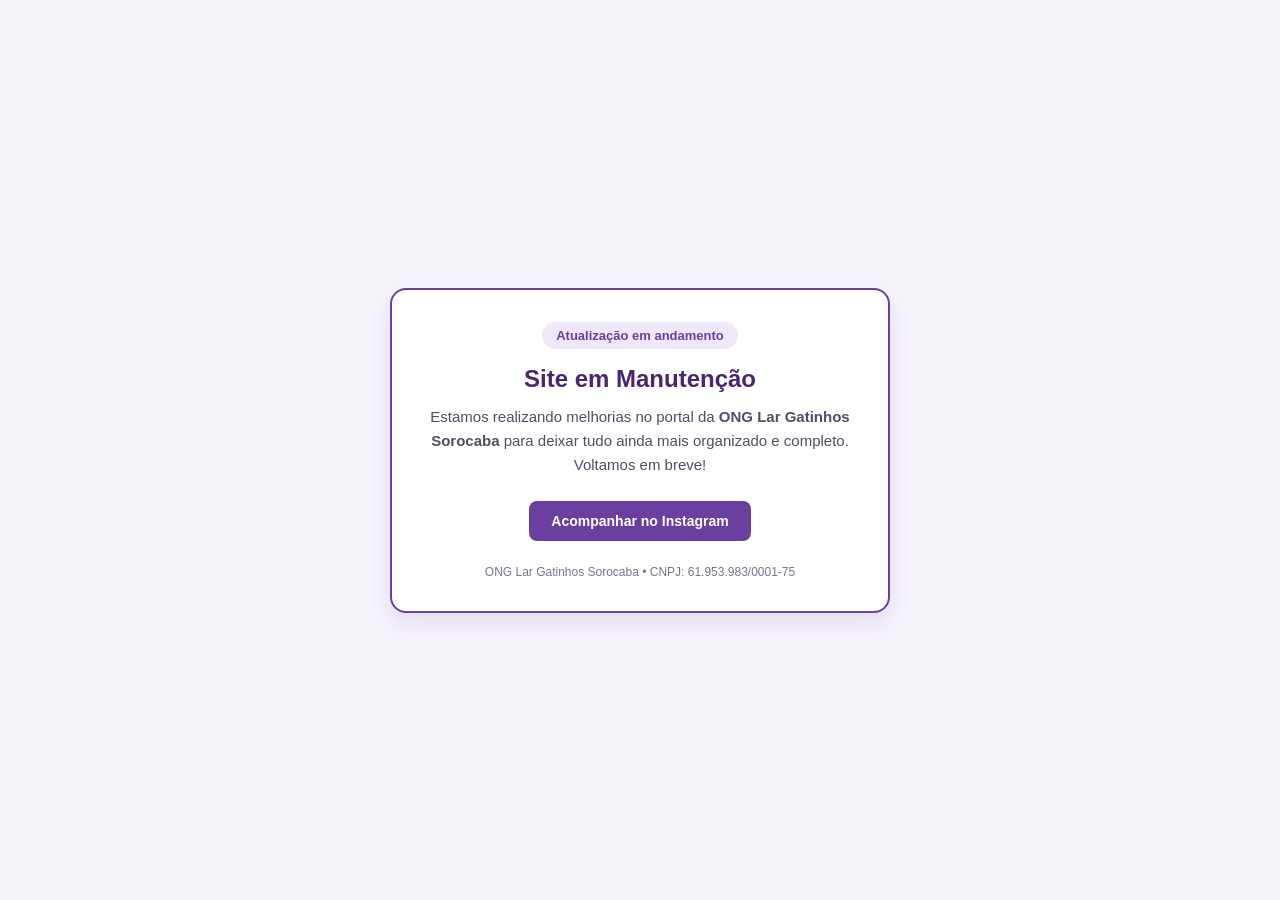
<file: index.html>
<!DOCTYPE html>
<html lang="pt-BR">
<head>
  <meta charset="UTF-8" />
  <meta name="viewport" content="width=device-width, initial-scale=1.0" />
  <title>Em Manutenção — ONG Lar Gatinhos Sorocaba</title>
  <style>
    * {
      box-sizing: border-box;
      margin: 0;
      padding: 0;
    }

    body {
      min-height: 100vh;
      display: flex;
      align-items: center;
      justify-content: center;
      padding: 24px;
      font-family: Arial, Helvetica, sans-serif;
      background-color: #f6f3fb;
      color: #2c2238;
    }

    .card {
      max-width: 500px;
      width: 100%;
      background: #ffffff;
      border: 2px solid #6b3fa0;
      border-radius: 16px;
      padding: 32px 24px;
      text-align: center;
      box-shadow: 0 10px 25px rgba(107, 63, 160, 0.12);
    }

    .badge {
      display: inline-block;
      background-color: #efe7fa;
      color: #6b3fa0;
      font-weight: bold;
      font-size: 13px;
      padding: 6px 14px;
      border-radius: 999px;
      margin-bottom: 16px;
    }

    h1 {
      font-size: 24px;
      margin-bottom: 12px;
      color: #4a2574;
    }

    p {
      font-size: 15px;
      line-height: 1.6;
      color: #554b63;
      margin-bottom: 24px;
    }

    .btn {
      display: inline-block;
      text-decoration: none;
      background-color: #6b3fa0;
      color: #ffffff;
      font-weight: bold;
      font-size: 14px;
      padding: 12px 22px;
      border-radius: 8px;
    }

    .rodape {
      margin-top: 24px;
      font-size: 12px;
      color: #7c728a;
    }
  </style>
</head>
<body>
  <main class="card">
    <span class="badge">Atualização em andamento</span>
    <h1>Site em Manutenção</h1>
    <p>
      Estamos realizando melhorias no portal da <strong>ONG Lar Gatinhos Sorocaba</strong>
      para deixar tudo ainda mais organizado e completo. Voltamos em breve!
    </p>
    <a class="btn" href="https://instagram.com/largatinhossorocaba" target="_blank" rel="noopener noreferrer">
      Acompanhar no Instagram
    </a>
    <div class="rodape">
      ONG Lar Gatinhos Sorocaba • CNPJ: 61.953.983/0001-75
    </div>
  </main>
</body>
</html>
</file>
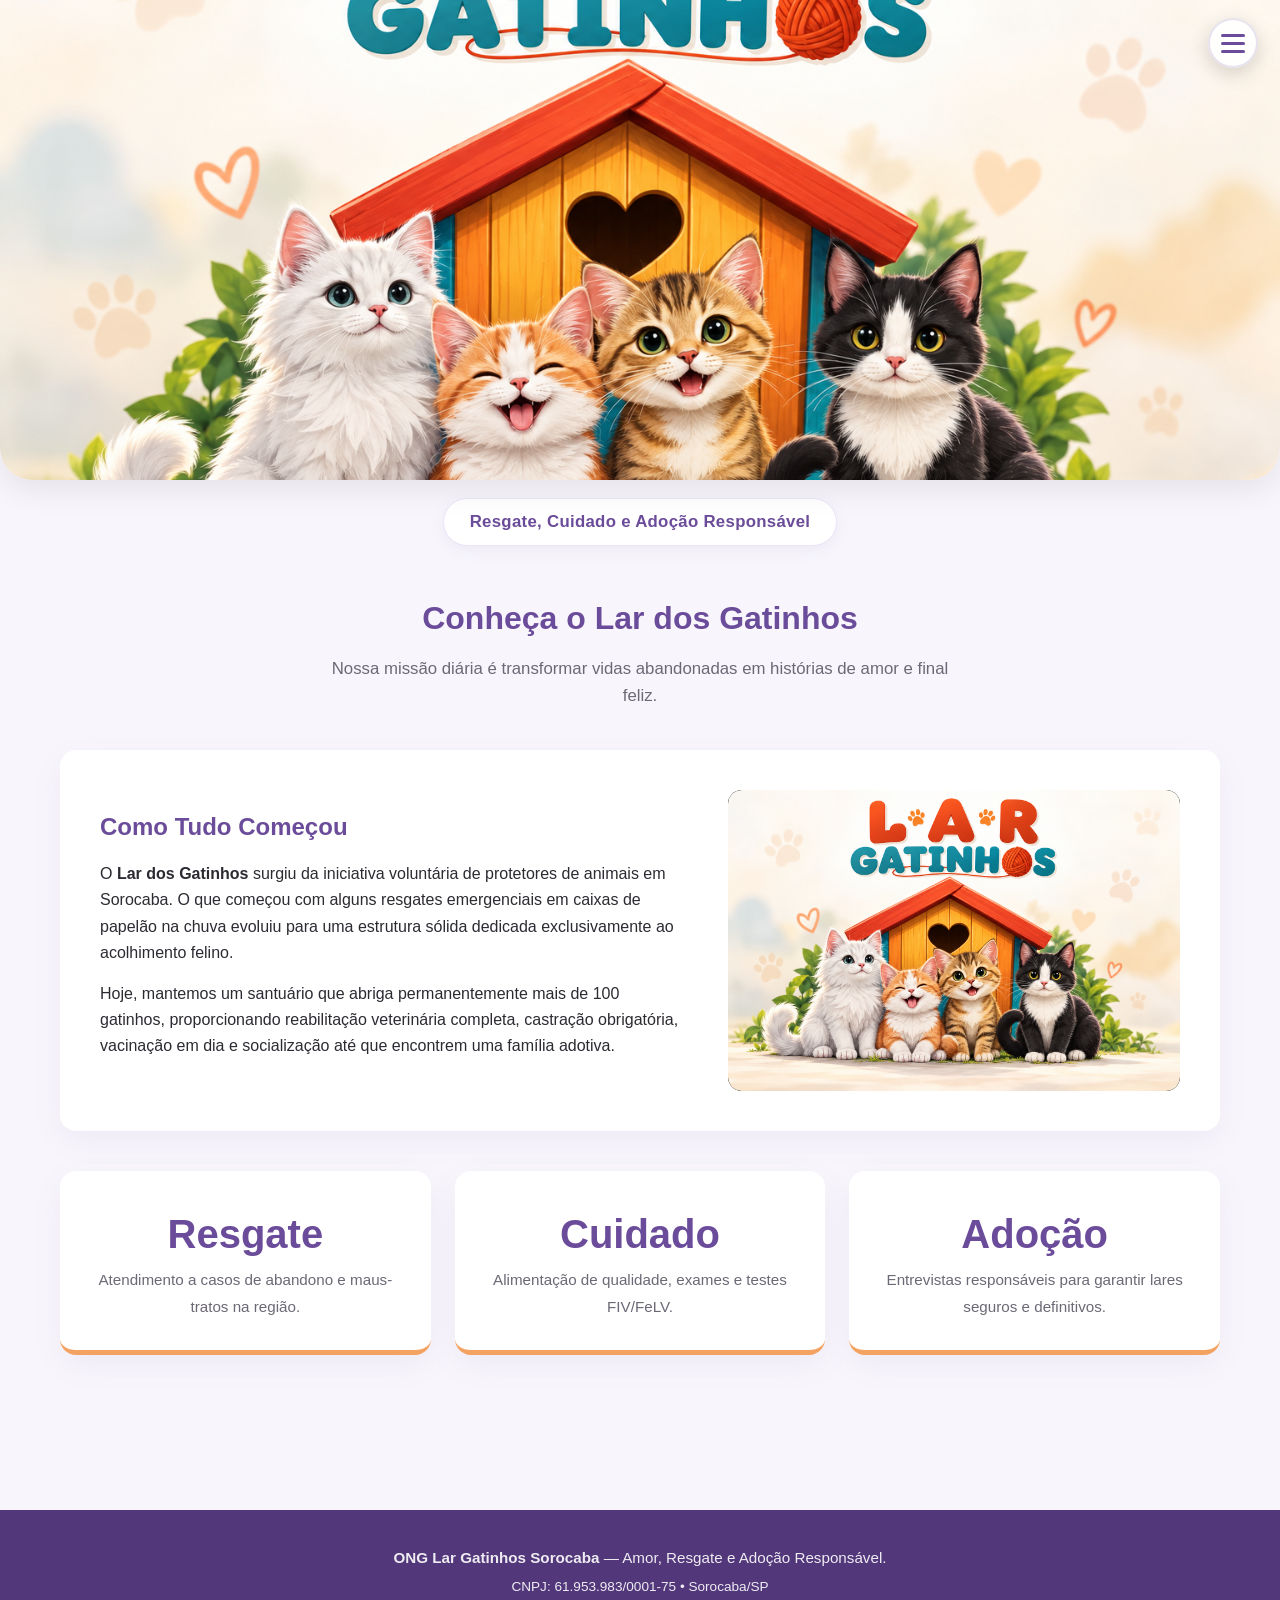
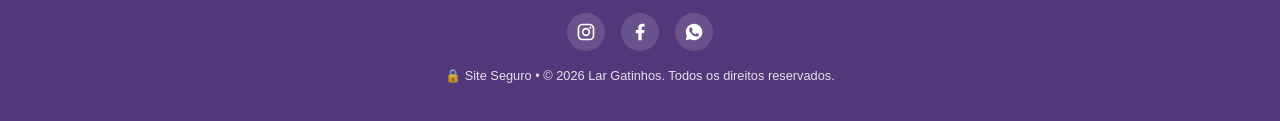
<file: paginas/sobre.html>
<!DOCTYPE html>
<html lang="pt-BR">
<head>
    <meta charset="UTF-8">
    <meta name="viewport" content="width=device-width, initial-scale=1.0">
    <title>Quem Somos | Lar dos Gatinhos</title>
    <link rel="stylesheet" href="../css/style.css">
</head>
<body>

    <header class="header-banner-topo">
        <div class="banner-wrapper">
            <a href="../index.html" title="Voltar para o Início">
                <img id="img-banner-topo" src="../assets/logo/hero-lar-gatinhos.png" alt="Lar dos Gatinhos" class="hero-banner-img" onerror="this.src='https://placehold.co/1200x400/6b4c9a/ffffff?text=Lar+dos+Gatinhos'">
            </a>
        </div>

        <div class="menu-flutuante-container">
            <button class="menu-toggle" id="btn-menu-mobile" aria-label="Abrir Menu">
                <span></span>
                <span></span>
                <span></span>
            </button>

            <ul class="nav-links" id="lista-menu-mobile">
                <li><a href="../index.html" class="">Início</a></li>
                <li><a href="adocao.html" class="">Adotar / Apadrinhar</a></li>
                <li><a href="rifas.html" class="">Rifas Solidárias</a></li>
                <li><a href="colaboradores.html" class="">Colaboradores</a></li>
                <li><a href="sobre.html" class="ativo">Quem Somos</a></li>
            </ul>
        </div>
    </header>

    <div class="faixa-slogan">
        <p>Resgate, Cuidado e Adoção Responsável</p>
    </div>

    <main class="container">
        <section>
            <div class="titulo-secao" style="margin-top: 20px;">
                <h2>Conheça o Lar dos Gatinhos</h2>
                <p>Nossa missão diária é transformar vidas abandonadas em histórias de amor e final feliz.</p>
            </div>

            <div class="box-historia" style="margin-bottom: 40px;">
                <div>
                    <h3 style="color: var(--cor-primaria); margin-bottom: 14px; font-size: 1.5rem;">Como Tudo Começou</h3>
                    <p style="margin-bottom: 14px;">
                        O <strong>Lar dos Gatinhos</strong> surgiu da iniciativa voluntária de protetores de animais em Sorocaba. O que começou com alguns resgates emergenciais em caixas de papelão na chuva evoluiu para uma estrutura sólida dedicada exclusivamente ao acolhimento felino.
                    </p>
                    <p style="margin-bottom: 14px;">
                        Hoje, mantemos um santuário que abriga permanentemente mais de <span class="qtd-gatos-dinamica">100</span> gatinhos, proporcionando reabilitação veterinária completa, castração obrigatória, vacinação em dia e socialização até que encontrem uma família adotiva.
                    </p>
                </div>
                <div id="carrossel-sobre">
                    <img src="../assets/logo/hero-lar-gatinhos.png" alt="Abrigo Lar dos Gatinhos" onerror="this.src='https://placehold.co/600x400/6b4c9a/ffffff?text=Abrigo'">
                </div>
            </div>

            <div class="grid-impacto">
                <div class="card-numero">
                    <strong>Resgate</strong>
                    <span style="color: var(--cor-texto-suave); font-size: 0.95rem;">Atendimento a casos de abandono e maus-tratos na região.</span>
                </div>
                <div class="card-numero">
                    <strong>Cuidado</strong>
                    <span style="color: var(--cor-texto-suave); font-size: 0.95rem;">Alimentação de qualidade, exames e testes FIV/FeLV.</span>
                </div>
                <div class="card-numero">
                    <strong>Adoção</strong>
                    <span style="color: var(--cor-texto-suave); font-size: 0.95rem;">Entrevistas responsáveis para garantir lares seguros e definitivos.</span>
                </div>
            </div>
        </section>
    </main>

    <footer>
        <div class="container">
            <p><strong>ONG Lar Gatinhos Sorocaba</strong> — Amor, Resgate e Adoção Responsável.</p>
            <p style="margin-top: 6px; font-size: 0.85rem;">CNPJ: 61.953.983/0001-75 • Sorocaba/SP</p>

            <div style="display: flex; justify-content: center; align-items: center; gap: 16px; margin: 14px 0;">
                <a href="https://www.instagram.com/largatinhosorocaba/" target="_blank" rel="noopener noreferrer" aria-label="Instagram Lar dos Gatinhos" title="Instagram"
                    style="display: inline-flex; align-items: center; justify-content: center; width: 38px; height: 38px; border-radius: 50%; background: rgba(255,255,255,0.14); color: #fff; transition: transform 0.2s;">
                    <svg width="20" height="20" viewBox="0 0 24 24" fill="currentColor" aria-hidden="true">
                        <path d="M7.8 2h8.4C19.4 2 22 4.6 22 7.8v8.4a5.8 5.8 0 0 1-5.8 5.8H7.8C4.6 22 2 19.4 2 16.2V7.8A5.8 5.8 0 0 1 7.8 2zm-.2 2A3.6 3.6 0 0 0 4 7.6v8.8C4 18.39 5.61 20 7.6 20h8.8a3.6 3.6 0 0 0 3.6-3.6V7.6C20 5.61 18.39 4 16.4 4H7.6zm9.65 1.5a1.25 1.25 0 0 1 1.25 1.25A1.25 1.25 0 0 1 17.25 8 1.25 1.25 0 0 1 16 6.75a1.25 1.25 0 0 1 1.25-1.25zM12 7a5 5 0 0 1 5 5 5 5 0 0 1-5 5 5 5 0 0 1-5-5 5 5 0 0 1 5-5zm0 2a3 3 0 0 0-3 3 3 3 0 0 0 3 3 3 3 0 0 0 3-3 3 3 0 0 0-3-3z"/>
                    </svg>
                </a>
                <a href="https://www.facebook.com/profile.php?id=61565746620611" target="_blank" rel="noopener noreferrer" aria-label="Facebook Lar dos Gatinhos" title="Facebook"
                    style="display: inline-flex; align-items: center; justify-content: center; width: 38px; height: 38px; border-radius: 50%; background: rgba(255,255,255,0.14); color: #fff; transition: transform 0.2s;">
                    <svg width="20" height="20" viewBox="0 0 24 24" fill="currentColor" aria-hidden="true">
                        <path d="M14 13.5h2.5l1-4H14v-2c0-1.03 0-2 2-2h1.5V2.14c-.326-.043-1.557-.14-2.857-.14C11.928 2 10 3.657 10 6.7v2.8H7v4h3V22h4v-8.5z"/>
                    </svg>
                </a>
                <a id="link-whatsapp-rodape" href="https://wa.me/5515997073399" target="_blank" rel="noopener noreferrer" aria-label="WhatsApp Lar dos Gatinhos" title="WhatsApp"
                    style="display: inline-flex; align-items: center; justify-content: center; width: 38px; height: 38px; border-radius: 50%; background: rgba(255,255,255,0.14); color: #fff; transition: transform 0.2s;">
                    <svg width="20" height="20" viewBox="0 0 24 24" fill="currentColor" aria-hidden="true">
                        <path d="M12.04 2C6.58 2 2.13 6.45 2.13 11.91c0 1.75.46 3.45 1.32 4.95L2.05 22l5.25-1.38c1.45.79 3.08 1.21 4.74 1.21 5.46 0 9.91-4.45 9.91-9.91C21.95 6.45 17.5 2 12.04 2zm5.82 14.01c-.24.68-1.41 1.3-1.95 1.38-.5.08-1.13.11-1.82-.11-.42-.13-.96-.31-1.65-.61-2.9-1.25-4.79-4.17-4.94-4.36-.14-.19-1.18-1.57-1.18-3 0-1.43.75-2.13 1.02-2.42.27-.29.58-.36.78-.36.19 0 .39 0 .56.01.18.01.42-.07.66.5.24.58.82 2 .89 2.15.07.14.12.31.02.5-.1.19-.15.31-.29.48-.14.17-.3.38-.43.51-.14.14-.29.29-.12.57.17.29.75 1.24 1.61 2.01 1.11.99 2.04 1.3 2.33 1.44.29.14.46.12.63-.07.17-.19.72-.84.91-1.13.19-.29.39-.24.65-.14.27.1 1.69.8 1.98.94.29.14.48.22.55.34.07.12.07.69-.17 1.37z"/>
                    </svg>
                </a>
            </div>

            <p style="margin-top: 6px; font-size: 0.8rem; opacity: 0.85;">
                🔒 Site Seguro • © 2026 Lar Gatinhos. Todos os direitos reservados.
            </p>
        </div>
    </footer>

    <script src="../js/script.js"></script>
</body>
</html>
</file>
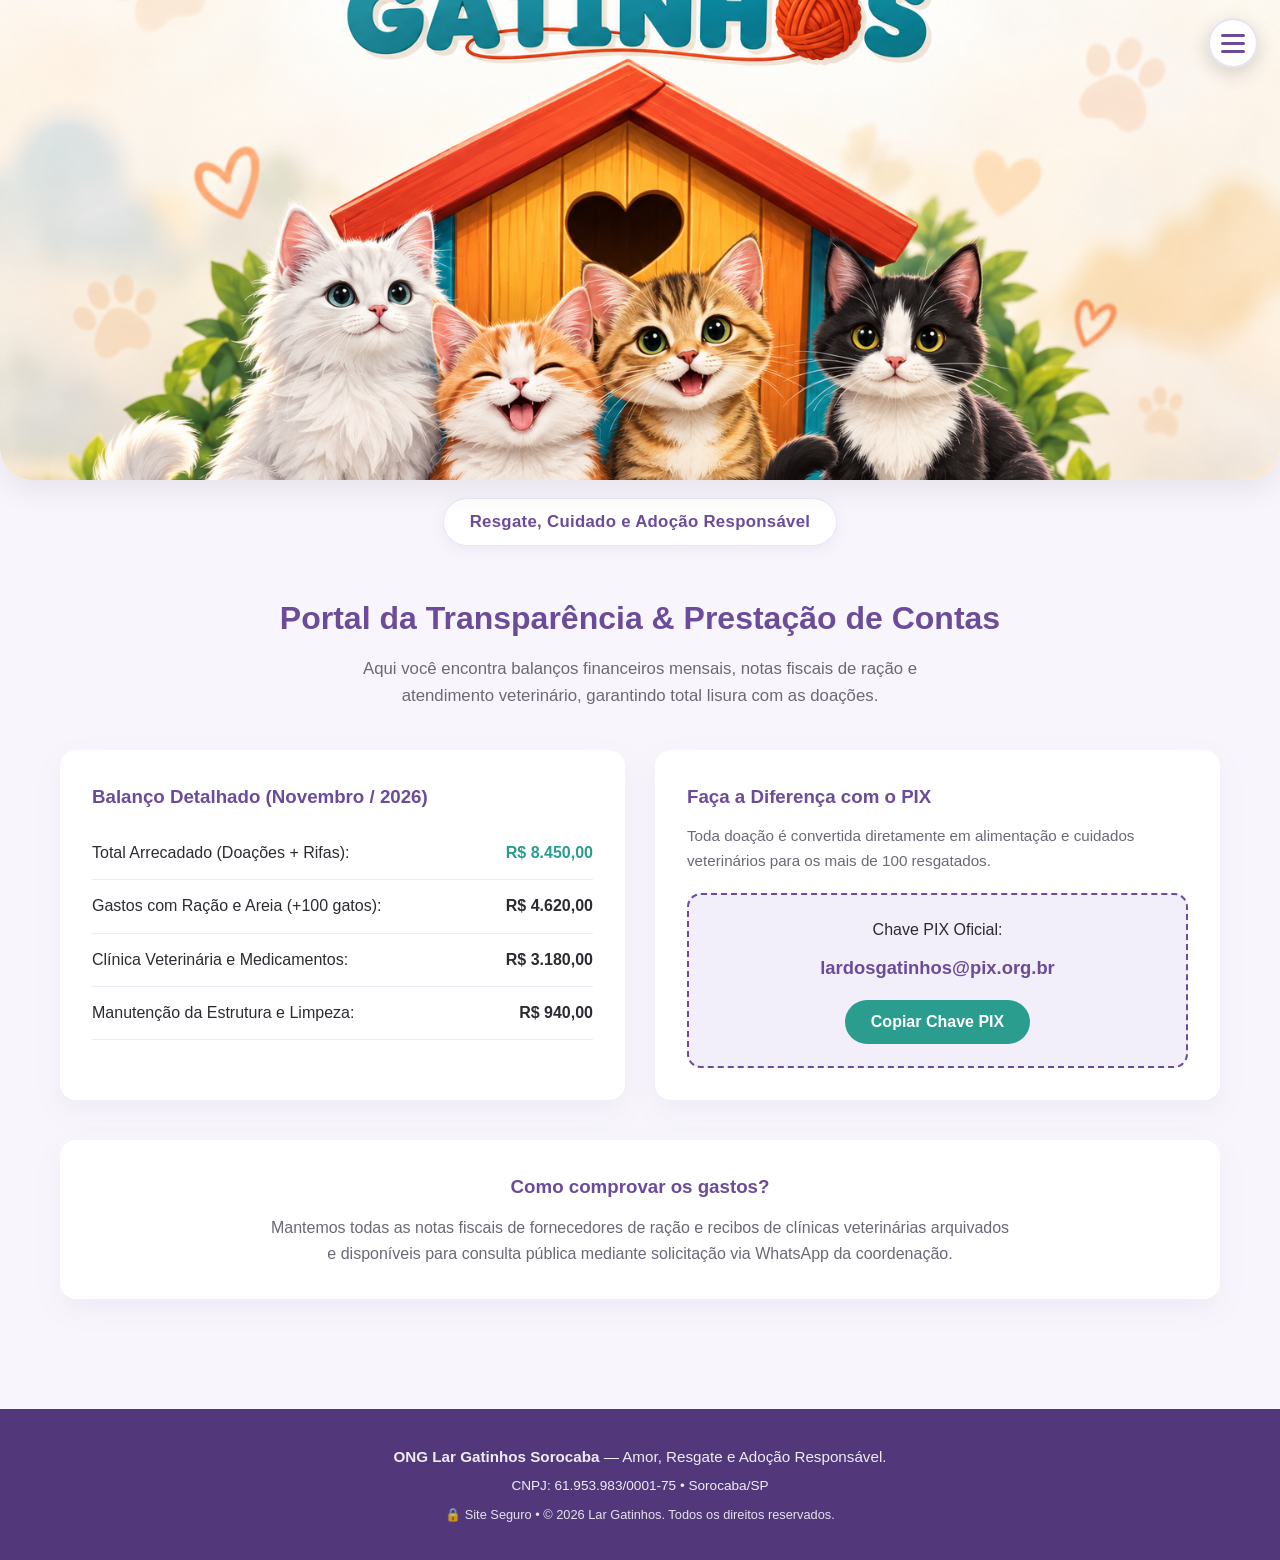
<file: paginas/transparencia.html>
<!DOCTYPE html>
<html lang="pt-BR">
<head>
    <meta charset="UTF-8">
    <meta name="viewport" content="width=device-width, initial-scale=1.0">
    <title>Transparência e Doações | Lar dos Gatinhos</title>
    <link rel="stylesheet" href="../css/style.css">
</head>
<body>

    <header class="header-banner-topo">
        <div class="banner-wrapper">
            <a href="../index.html" title="Voltar para o Início">
                <img src="../assets/logo/hero-lar-gatinhos.png" alt="Lar dos Gatinhos" class="hero-banner-img" onerror="this.src='https://placehold.co/1200x400/6b4c9a/ffffff?text=Lar+dos+Gatinhos'">
            </a>
        </div>

        <div class="menu-flutuante-container">
            <button class="menu-toggle" id="btn-menu-mobile" aria-label="Abrir Menu">
                <span></span>
                <span></span>
                <span></span>
            </button>

            <ul class="nav-links" id="lista-menu-mobile">
                <li><a href="../index.html" class="">Início</a></li>
                <li><a href="adocao.html" class="">Adotar Gatos</a></li>
                <li><a href="rifas.html" class="">Rifas Solidárias</a></li>
                <li><a href="colaboradores.html" class="">Colaboradores</a></li>
                <li><a href="transparencia.html" class="ativo">Transparência & PIX</a></li>
                <li><a href="sobre.html" class="">Quem Somos</a></li>
            </ul>
        </div>
    </header>

    <div class="faixa-slogan">
        <p>Resgate, Cuidado e Adoção Responsável</p>
    </div>

    <main class="container">
        <section>
            <div class="titulo-secao" style="margin-top: 20px;">
                <h2>Portal da Transparência & Prestação de Contas</h2>
                <p>Aqui você encontra balanços financeiros mensais, notas fiscais de ração e atendimento veterinário, garantindo total lisura com as doações.</p>
            </div>

            <div class="grid-transparencia" style="margin-bottom: 40px;">
                <div class="card-box">
                    <h3 style="color: var(--cor-primaria); margin-bottom: 14px;">
                        Balanço Detalhado (<span id="mes-referencia">Novembro / 2026</span>)
                    </h3>
                    <div class="linha-conta">
                        <span>Total Arrecadado (Doações + Rifas):</span>
                        <strong id="valor-arrecadado" style="color: var(--cor-sucesso);">R$ 8.450,00</strong>
                    </div>
                    <div class="linha-conta">
                        <span>Gastos com Ração e Areia (+100 gatos):</span>
                        <strong id="gasto-racao">R$ 4.620,00</strong>
                    </div>
                    <div class="linha-conta">
                        <span>Clínica Veterinária e Medicamentos:</span>
                        <strong id="gasto-vet">R$ 3.180,00</strong>
                    </div>
                    <div class="linha-conta">
                        <span>Manutenção da Estrutura e Limpeza:</span>
                        <strong id="gasto-outros">R$ 940,00</strong>
                    </div>
                </div>

                <div class="card-box">
                    <h3 style="color: var(--cor-primaria); margin-bottom: 10px;">Faça a Diferença com o PIX</h3>
                    <p style="font-size: 0.95rem; color: var(--cor-texto-suave); margin-bottom: 16px;">
                        Toda doação é convertida diretamente em alimentação e cuidados veterinários para os mais de 100 resgatados.
                    </p>
                    <div class="pix-box">
                        <span>Chave PIX Oficial:</span>
                        <span id="chave-pix" class="chave-pix-texto">lardosgatinhos@pix.org.br</span>
                        <button onclick="copiarPix()" class="btn btn-whatsapp">Copiar Chave PIX</button>
                        <p id="msg-pix-copiado" style="color: var(--cor-sucesso); font-weight: 700; margin-top: 10px; display: none;">
                            Chave PIX copiada com sucesso! Muito obrigado!
                        </p>
                    </div>
                </div>
            </div>

            <div class="card-box" style="text-align: center;">
                <h3 style="color: var(--cor-primaria); margin-bottom: 12px;">Como comprovar os gastos?</h3>
                <p style="max-width: 750px; margin: 0 auto; color: var(--cor-texto-suave);">
                    Mantemos todas as notas fiscais de fornecedores de ração e recibos de clínicas veterinárias arquivados e disponíveis para consulta pública mediante solicitação via WhatsApp da coordenação.
                </p>
            </div>
        </section>
    </main>

    <footer>
        <div class="container">
            <p><strong>ONG Lar Gatinhos Sorocaba</strong> — Amor, Resgate e Adoção Responsável.</p>
            <p style="margin-top: 6px; font-size: 0.85rem;">CNPJ: 61.953.983/0001-75 • Sorocaba/SP</p>
            <p style="margin-top: 6px; font-size: 0.8rem; opacity: 0.85;">
                🔒 Site Seguro • © 2026 Lar Gatinhos. Todos os direitos reservados.
            </p>
        </div>
    </footer>

    <script src="../js/script.js"></script>
</body>
</html>
</file>
<file: css/style.css>
/* =========================================================
   LAR DOS GATINHOS - DESIGN SYSTEM PROFISSIONAL (V13)
   - Banner principal ocupando todo o topo (sem barra branca nem círculo)
   - Menu hambúrguer flutuante no canto superior direito do banner
   - Slogan "Resgate, Cuidado e Adoção Responsável" abaixo do banner
   ========================================================= */
:root {
    --cor-primaria: #6b4c9a;
    --cor-primaria-escura: #52377a;
    --cor-secundaria: #f4a261;
    --cor-destaque: #e76f51;
    --cor-sucesso: #2a9d8f;
    --cor-fundo: #f8f6fc;
    --cor-card: #ffffff;
    --cor-texto: #2d2a32;
    --cor-texto-suave: #6c6875;
    --sombra-card: 0 10px 30px rgba(107, 76, 154, 0.07);
    --borda-raio: 16px;
}

* {
    margin: 0;
    padding: 0;
    box-sizing: border-box;
    font-family: 'Segoe UI', Roboto, Helvetica, Arial, sans-serif;
}

body {
    background-color: var(--cor-fundo);
    color: var(--cor-texto);
    line-height: 1.65;
}

.container {
    max-width: 1200px;
    margin: 0 auto;
    padding: 0 20px;
}

/* =========================================================
   CABEÇALHO COM BANNER NO TOPO E MENU HAMBÚRGUER FLUTUANTE
   ========================================================= */
.header-banner-topo {
    position: relative;
    width: 100%;
    background-color: #fff;
    border-radius: 0 0 32px 32px;
    box-shadow: 0 10px 30px rgba(0,0,0,0.08);
    overflow: visible;
    z-index: 1000;
}

.banner-wrapper {
    position: relative;
    width: 100%;
    line-height: 0;
    border-radius: 0 0 32px 32px;
    overflow: hidden;
}

.hero-banner-img {
    width: 100%;
    max-height: 480px;
    object-fit: cover;
    display: block;
    background: #fff;
}

/* Botão Hambúrguer Flutuante em cima do Banner */
.menu-flutuante-container {
    position: absolute;
    top: 18px;
    right: 22px;
    z-index: 1100;
}

.menu-toggle {
    display: flex;
    flex-direction: column;
    justify-content: center;
    align-items: center;
    gap: 5px;
    width: 50px;
    height: 50px;
    background: rgba(255, 255, 255, 0.92);
    backdrop-filter: blur(8px);
    border: 2px solid rgba(107, 76, 154, 0.16);
    border-radius: 50%;
    cursor: pointer;
    box-shadow: 0 6px 20px rgba(0, 0, 0, 0.16);
    transition: transform 0.2s ease, background 0.2s ease;
}

.menu-toggle:hover {
    transform: scale(1.05);
    background: #ffffff;
}

.menu-toggle span {
    display: block;
    width: 24px;
    height: 3px;
    background-color: var(--cor-primaria);
    border-radius: 4px;
    transition: all 0.3s ease;
}

/* Animação do X quando aberto */
.menu-toggle.aberto span:nth-child(1) {
    transform: translateY(8px) rotate(45deg);
}
.menu-toggle.aberto span:nth-child(2) {
    opacity: 0;
}
.menu-toggle.aberto span:nth-child(3) {
    transform: translateY(-8px) rotate(-45deg);
}

/* Gaveta suspensa de navegação */
.nav-links {
    display: none;
    flex-direction: column;
    position: absolute;
    top: 60px;
    right: 0;
    min-width: 245px;
    background-color: rgba(255, 255, 255, 0.98);
    backdrop-filter: blur(10px);
    padding: 14px;
    box-shadow: 0 18px 40px rgba(45, 35, 65, 0.2);
    border: 1px solid #ede7f6;
    border-radius: 20px;
    list-style: none;
    gap: 6px;
    animation: deslizarMenu 0.22s ease;
}

.nav-links.ativo {
    display: flex;
}

.nav-links a {
    text-decoration: none;
    color: var(--cor-texto);
    font-weight: 700;
    padding: 11px 16px;
    border-radius: 12px;
    transition: all 0.2s ease;
    font-size: 0.96rem;
    display: block;
    text-align: left;
}

.nav-links a:hover {
    background-color: #f2ecfa;
    color: var(--cor-primaria);
}

.nav-links a.ativo {
    background-color: var(--cor-primaria);
    color: #fff;
    box-shadow: 0 4px 12px rgba(107, 76, 154, 0.28);
}

@keyframes deslizarMenu {
    from { opacity: 0; transform: translateY(-8px) scale(0.97); }
    to { opacity: 1; transform: translateY(0) scale(1); }
}

/* Faixa com o Slogan abaixo do Banner */
.faixa-slogan {
    text-align: center;
    padding: 18px 20px 6px;
}

.faixa-slogan p {
    display: inline-block;
    background: #fff;
    color: var(--cor-primaria);
    font-weight: 800;
    font-size: 1.05rem;
    letter-spacing: 0.3px;
    padding: 9px 26px;
    border-radius: 999px;
    box-shadow: 0 4px 15px rgba(107, 76, 154, 0.08);
    border: 1px solid #ece4f7;
}

@media (max-width: 600px) {
    .menu-flutuante-container {
        top: 12px;
        right: 12px;
    }
    .menu-toggle {
        width: 44px;
        height: 44px;
    }
    .menu-toggle span {
        width: 20px;
    }
    .nav-links {
        top: 52px;
        min-width: 225px;
    }
    .faixa-slogan p {
        font-size: 0.94rem;
        padding: 8px 20px;
    }
}

/* =========================================================
   BOTÕES E SEÇÕES
   ========================================================= */
.btn {
    display: inline-flex;
    align-items: center;
    justify-content: center;
    gap: 8px;
    padding: 13px 26px;
    border-radius: 30px;
    font-weight: 700;
    text-decoration: none;
    border: none;
    cursor: pointer;
    transition: transform 0.2s ease, box-shadow 0.2s ease, background 0.2s ease;
    font-size: 1rem;
}

.btn:hover {
    transform: translateY(-2px);
    box-shadow: 0 8px 20px rgba(0,0,0,0.15);
}

.btn-primario { background-color: var(--cor-secundaria); color: #2d2a32; }
.btn-primario:hover { background-color: #f39347; }

.btn-roxo { background-color: var(--cor-primaria); color: #fff; }
.btn-roxo:hover { background-color: var(--cor-primaria-escura); }

.btn-whatsapp { background-color: var(--cor-sucesso); color: #fff; }
.btn-whatsapp:hover { background-color: #218377; }

section {
    padding: 20px 0 50px 0;
}

.titulo-secao {
    text-align: center;
    margin-bottom: 40px;
}

.titulo-secao h2 {
    font-size: 2rem;
    color: var(--cor-primaria);
    margin-bottom: 10px;
    font-weight: 800;
}

.titulo-secao p {
    color: var(--cor-texto-suave);
    max-width: 650px;
    margin: 0 auto;
    font-size: 1.05rem;
}

.grid-impacto {
    display: grid;
    grid-template-columns: repeat(auto-fit, minmax(240px, 1fr));
    gap: 24px;
    margin-bottom: 45px;
}

.card-numero {
    background: var(--cor-card);
    padding: 30px;
    border-radius: var(--borda-raio);
    text-align: center;
    box-shadow: var(--sombra-card);
    border-bottom: 5px solid var(--cor-secundaria);
    transition: transform 0.3s ease;
}

.card-numero:hover {
    transform: translateY(-5px);
}

.card-numero strong {
    display: block;
    font-size: 2.5rem;
    color: var(--cor-primaria);
    font-weight: 800;
}

.box-historia {
    background: var(--cor-card);
    padding: 40px;
    border-radius: var(--borda-raio);
    box-shadow: var(--sombra-card);
    display: grid;
    grid-template-columns: 1.3fr 1fr;
    gap: 40px;
    align-items: center;
    margin-bottom: 50px;
}

.box-historia img {
    width: 100%;
    border-radius: 14px;
    object-fit: cover;
    max-height: 350px;
    box-shadow: 0 8px 25px rgba(0,0,0,0.1);
}

.mural-parceiros {
    background: #fff;
    padding: 45px 30px;
    border-radius: var(--borda-raio);
    box-shadow: var(--sombra-card);
    margin-bottom: 50px;
    text-align: center;
    border: 1.5px solid #eee5f5;
}

.grid-parceiros {
    display: grid;
    grid-template-columns: repeat(auto-fit, minmax(180px, 1fr));
    gap: 25px;
    align-items: center;
    margin-top: 30px;
}

.card-parceiro {
    background: #faf8fc;
    padding: 24px 18px;
    border-radius: 12px;
    border: 1.5px dashed #dcd5e8;
    display: flex;
    flex-direction: column;
    align-items: center;
    justify-content: center;
    gap: 10px;
    transition: all 0.25s ease;
    text-decoration: none;
}

.card-parceiro:hover {
    border-color: var(--cor-primaria);
    background: #f3effa;
    transform: translateY(-3px);
}

.card-parceiro img {
    max-height: 55px;
    max-width: 130px;
    object-fit: contain;
}

.card-parceiro span {
    font-weight: 700;
    color: var(--cor-primaria);
    font-size: 0.95rem;
}

.card-parceiro small {
    color: var(--cor-texto-suave);
    font-size: 0.8rem;
}

.cta-se-ja-parceiro {
    margin-top: 30px;
    background: linear-gradient(135deg, #f0ebf8, #fef6ec);
    padding: 25px;
    border-radius: 14px;
    display: flex;
    justify-content: space-between;
    align-items: center;
    flex-wrap: wrap;
    gap: 20px;
    text-align: left;
}

.barra-filtros {
    background: var(--cor-card);
    padding: 24px;
    border-radius: var(--borda-raio);
    box-shadow: var(--sombra-card);
    margin-bottom: 30px;
    display: grid;
    grid-template-columns: 2fr 1fr 1fr 1fr;
    gap: 16px;
}

.barra-filtros input,
.barra-filtros select {
    width: 100%;
    padding: 12px 16px;
    border: 1.5px solid #dcd5e8;
    border-radius: 12px;
    font-size: 0.98rem;
    outline: none;
    background: #faf8fc;
}

.barra-filtros input:focus,
.barra-filtros select:focus {
    border-color: var(--cor-primaria);
    background: #fff;
}

.contador-resultados {
    margin-bottom: 20px;
    font-weight: 700;
    color: var(--cor-texto-suave);
    font-size: 1.05rem;
}

.grid-gatos {
    display: grid;
    grid-template-columns: repeat(auto-fill, minmax(280px, 1fr));
    gap: 26px;
}

.card-gato {
    background: var(--cor-card);
    border-radius: var(--borda-raio);
    overflow: hidden;
    box-shadow: var(--sombra-card);
    display: flex;
    flex-direction: column;
    transition: transform 0.25s ease;
    border: 1px solid #f0ebf8;
}

.card-gato:hover {
    transform: translateY(-6px);
}

.card-gato-img {
    position: relative;
    height: 250px;
    background: #ece6f5;
}

.card-gato-img img {
    width: 100%;
    height: 100%;
    object-fit: cover;
}

.badge-categoria {
    position: absolute;
    top: 14px;
    left: 14px;
    background: rgba(107, 76, 154, 0.92);
    color: #fff;
    padding: 5px 14px;
    border-radius: 20px;
    font-size: 0.82rem;
    font-weight: 700;
}

.badge-sexo {
    position: absolute;
    top: 14px;
    right: 14px;
    background: var(--cor-secundaria);
    color: #2d2a32;
    padding: 5px 12px;
    border-radius: 20px;
    font-size: 0.82rem;
    font-weight: 700;
}

.card-gato-info {
    padding: 22px;
    flex: 1;
    display: flex;
    flex-direction: column;
}

.card-gato-info h3 {
    font-size: 1.35rem;
    color: var(--cor-primaria);
    margin-bottom: 8px;
    font-weight: 800;
}

.tags-saude {
    display: flex;
    flex-wrap: wrap;
    gap: 6px;
    margin-bottom: 14px;
}

.tag {
    background: #f2eef9;
    color: var(--cor-primaria-escura);
    font-size: 0.8rem;
    font-weight: 600;
    padding: 4px 10px;
    border-radius: 6px;
}

.card-gato-info p {
    font-size: 0.95rem;
    color: var(--cor-texto-suave);
    margin-bottom: 20px;
    flex: 1;
}

.paginacao {
    display: flex;
    justify-content: center;
    align-items: center;
    gap: 15px;
    margin-top: 45px;
}

.grid-rifas {
    display: grid;
    grid-template-columns: repeat(auto-fit, minmax(320px, 1fr));
    gap: 30px;
}

.card-rifa {
    background: var(--cor-card);
    border-radius: var(--borda-raio);
    overflow: hidden;
    box-shadow: var(--sombra-card);
    display: flex;
    flex-direction: column;
    border-top: 6px solid var(--cor-destaque);
    transition: transform 0.25s ease;
}

.card-rifa:hover {
    transform: translateY(-5px);
}

.card-rifa.encerrada {
    border-top-color: #999;
    opacity: 0.82;
}

.card-rifa img {
    width: 100%;
    height: 230px;
    object-fit: cover;
    background: #eee;
}

.card-rifa-corpo {
    padding: 26px;
    flex: 1;
    display: flex;
    flex-direction: column;
}

.status-rifa {
    display: inline-block;
    width: fit-content;
    padding: 5px 14px;
    border-radius: 20px;
    font-size: 0.82rem;
    font-weight: 700;
    margin-bottom: 12px;
}

.status-ativa { background: #dff5f2; color: #1b6d63; }
.status-encerrada { background: #ececec; color: #555; }

.detalhes-rifa {
    background: #faf8fc;
    padding: 14px 16px;
    border-radius: 12px;
    margin: 16px 0 22px;
    font-size: 0.95rem;
}

.grid-transparencia {
    display: grid;
    grid-template-columns: 1fr 1fr;
    gap: 30px;
}

.card-box {
    background: var(--cor-card);
    padding: 32px;
    border-radius: var(--borda-raio);
    box-shadow: var(--sombra-card);
}

.linha-conta {
    display: flex;
    justify-content: space-between;
    padding: 13px 0;
    border-bottom: 1px solid #f0ebf8;
}

.pix-box {
    background: #f3effa;
    border: 2px dashed var(--cor-primaria);
    padding: 22px;
    border-radius: 14px;
    text-align: center;
    margin-top: 20px;
}

.chave-pix-texto {
    display: block;
    font-size: 1.15rem;
    font-weight: 800;
    color: var(--cor-primaria);
    margin: 10px 0 16px;
    word-break: break-all;
}

footer {
    background: var(--cor-primaria-escura);
    color: #fff;
    text-align: center;
    padding: 35px 20px;
    margin-top: 60px;
}

footer p {
    opacity: 0.9;
    font-size: 0.95rem;
}

@media (max-width: 850px) {
    .box-historia,
    .grid-transparencia,
    .cta-se-ja-parceiro {
        grid-template-columns: 1fr;
        text-align: center;
    }
    .barra-filtros {
        grid-template-columns: 1fr;
    }
}
/* Empilha "Sua Marca no Lar dos Gatinhos" e "Seja um Colaborador!" no celular */
@media (max-width: 768px) {
  .grid-colaborador,
  .parceria-grid,
  .secao-parceria > div,
  main section > div[style*="grid"],
  main section > div[style*="flex"] {
    display: flex !important;
    flex-direction: column !important;
    grid-template-columns: 1fr !important;
    width: 100% !important;
    gap: 24px !important;
  }
}
/* Ajusta o tamanho da imagem/logo dentro dos cards de parceiros */
.grid-parceiros img,
.grid-parceiros-pagina img,
#grid-parceiros-home img,
#grid-parceiros-pagina img {
  max-height: 110px;
  max-width: 180px;
  width: auto;
  height: auto;
  object-fit: contain;
}
</file>
